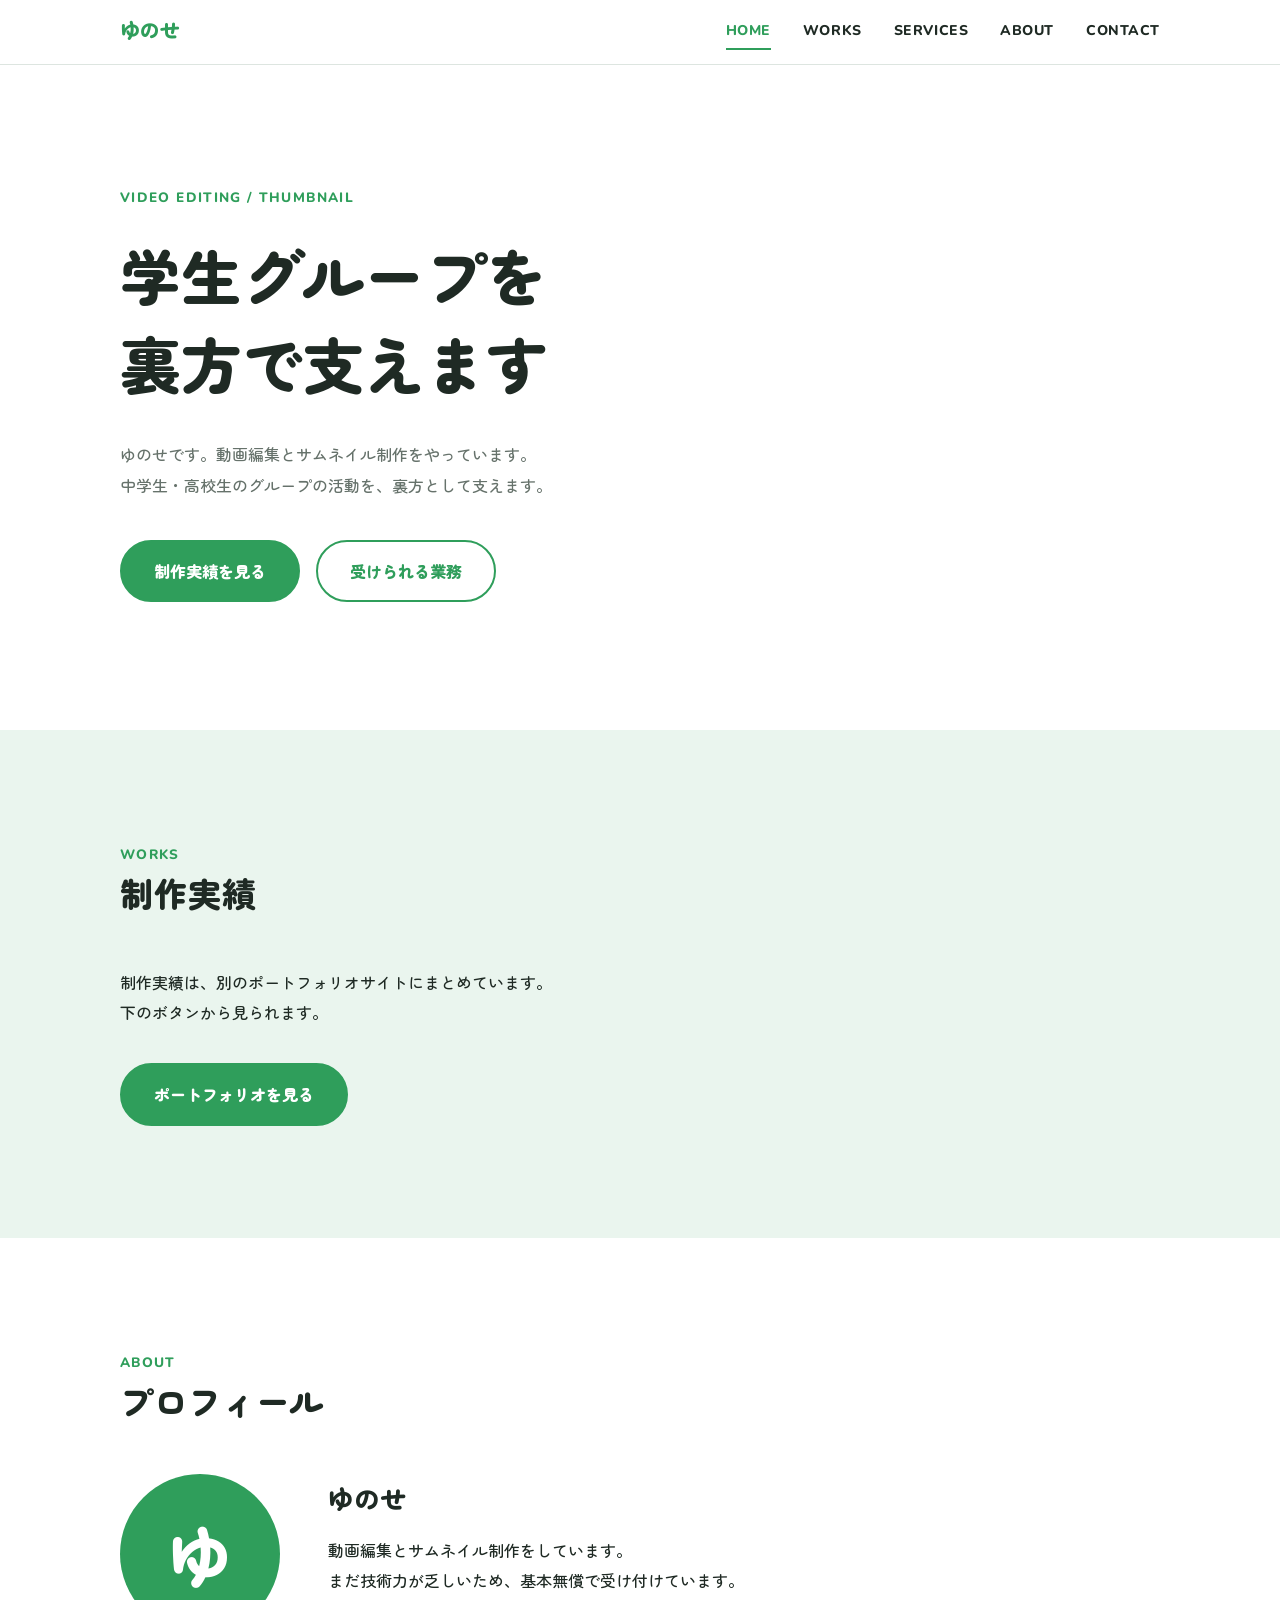
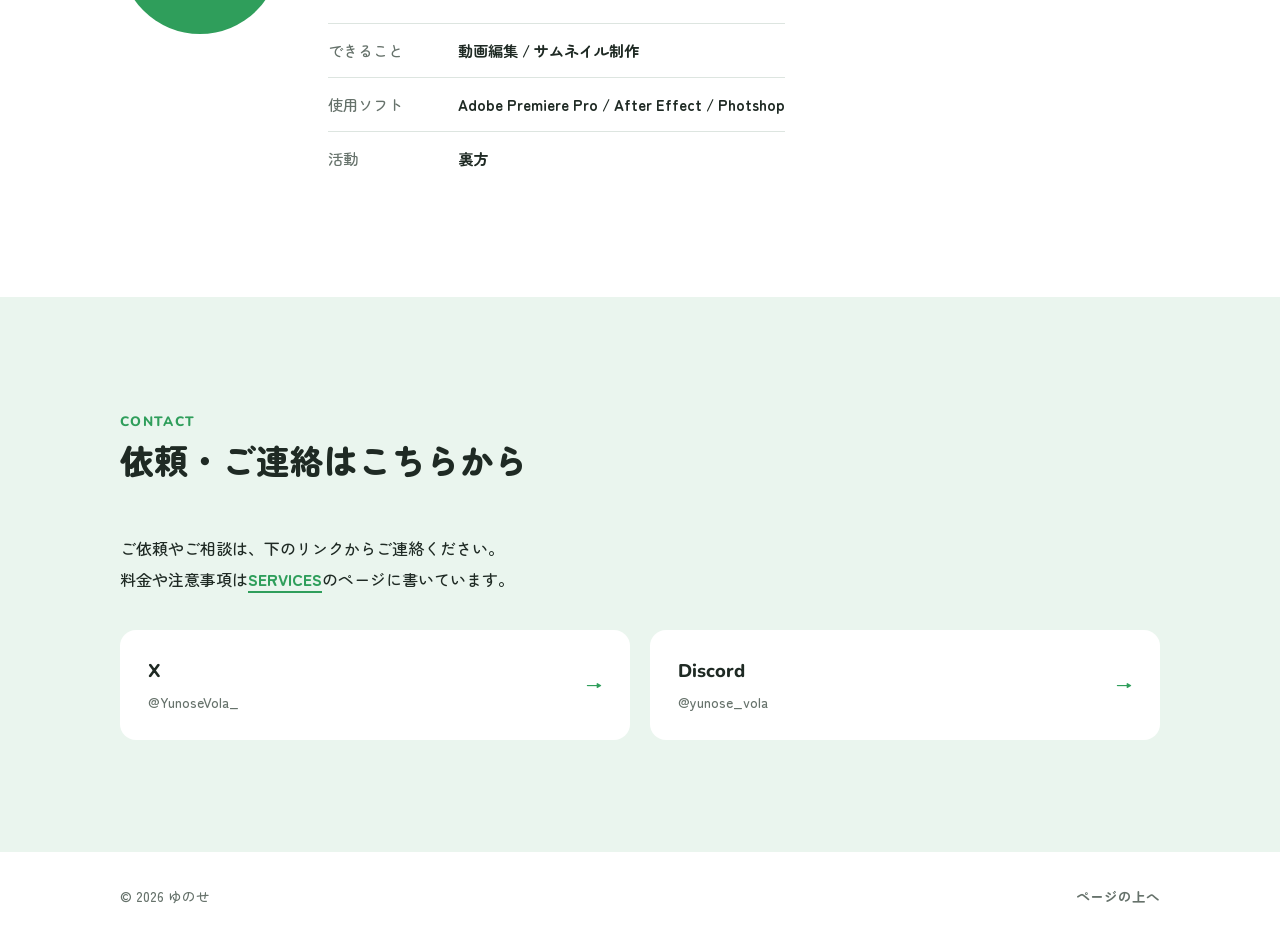
<file: index.html>
<!DOCTYPE html>
<html lang="ja">
<head>
  <meta charset="UTF-8">
  <meta name="viewport" content="width=device-width, initial-scale=1.0">
  <title>ゆのせ | 動画編集・サムネイル制作</title>
  <meta name="description" content="動画編集とサムネイル制作をしているゆのせのポートフォリオサイトです。">
  <link rel="preconnect" href="https://fonts.googleapis.com">
  <link rel="preconnect" href="https://fonts.gstatic.com" crossorigin>
  <link href="https://fonts.googleapis.com/css2?family=Nunito:wght@700;800&family=Zen+Maru+Gothic:wght@500;700;900&display=swap" rel="stylesheet">
  <link rel="stylesheet" href="style.css">
</head>
<body data-page="home">

  <header class="header" id="top">
    <div class="inner header-inner">
      <a href="#home" class="logo">ゆのせ</a>
      <button class="menu-btn" id="menuBtn" aria-label="メニューを開く" aria-expanded="false" aria-controls="nav">
        <span></span><span></span>
      </button>
      <nav class="nav" id="nav">
        <a href="#home">HOME</a>
        <a href="#works">WORKS</a>
        <a href="services.html">SERVICES</a>
        <a href="#about">ABOUT</a>
        <a href="#contact">CONTACT</a>
      </nav>
    </div>
  </header>

  <main>

    <!-- HOME -->
    <section class="hero" id="home">
      <div class="inner">
        <p class="hero-label">VIDEO EDITING / THUMBNAIL</p>
        <h1 class="hero-title">学生グループを<br>裏方で支えます</h1>
        <p class="hero-text">
          ゆのせです。動画編集とサムネイル制作をやっています。<br>
          中学生・高校生のグループの活動を、裏方として支えます。
        </p>
        <div class="hero-buttons">
          <a href="#works" class="btn btn-main">制作実績を見る</a>
          <a href="services.html" class="btn btn-sub">受けられる業務</a>
        </div>
      </div>
    </section>

    <!-- WORKS -->
<section class="section section-tint" id="works">
  <div class="inner">
    <div class="section-head">
      <p class="section-en">WORKS</p>
      <h2 class="section-title">制作実績</h2>
    </div>

    <p class="contact-lead">
      制作実績は、別のポートフォリオサイトにまとめています。<br>
      下のボタンから見られます。
    </p>

    <!-- href を自分のポートフォリオサイトのURLに書き換えてください -->
    <a href="https://www.foriio.com/yunosebora" class="btn btn-main" target="_blank" rel="noopener">ポートフォリオを見る</a>
  </div>
</section>

    <!-- ABOUT -->
    <section class="section" id="about">
      <div class="inner">
        <div class="section-head">
          <p class="section-en">ABOUT</p>
          <h2 class="section-title">プロフィール</h2>
        </div>

        <div class="about">
          <div class="about-icon" aria-hidden="true">ゆ</div>
          <div class="about-body">
            <h3 class="about-name">ゆのせ</h3>
            <p class="about-text">
              動画編集とサムネイル制作をしています。<br>
              まだ技術力が乏しいため、基本無償で受け付けています。
            </p>
            <dl class="about-list">
              <div><dt>できること</dt><dd>動画編集 / サムネイル制作</dd></div>
              <div><dt>使用ソフト</dt><dd>Adobe Premiere Pro / After Effect / Photshop</dd></div>
              <div><dt>活動</dt><dd>裏方</dd></div>
            </dl>
          </div>
        </div>
      </div>
    </section>

    <!-- CONTACT -->
    <section class="section section-tint" id="contact">
      <div class="inner">
        <div class="section-head">
          <p class="section-en">CONTACT</p>
          <h2 class="section-title">依頼・ご連絡はこちらから</h2>
        </div>

        <p class="contact-lead">
          ご依頼やご相談は、下のリンクからご連絡ください。<br>
          料金や注意事項は<a href="services.html" class="text-link">SERVICES</a>のページに書いています。
        </p>

        <!--
          リンク先を自分のものに書き換えてください。
          使わないものは <li> ごと消し、増やしたいときは <li> をコピーして追加します。
        -->
        <ul class="link-grid">
          <li>
            <a href="https://x.com/YunoseVola_" class="link-card" target="_blank" rel="noopener">
              <span class="link-card-name">X</span>
              <span class="link-card-id">@YunoseVola_</span>
            </a>
          </li>
          <li>
            <a href="https://discord.com/users/1350809927731511320" class="link-card" target="_blank" rel="noopener">
              <span class="link-card-name">Discord</span>
              <span class="link-card-id">@yunose_vola</span>
            </a>
          </li>
        </ul>
      </div>
    </section>

  </main>

  <footer class="footer">
    <div class="inner footer-inner">
      <p>&copy; <span id="year">2026</span> ゆのせ</p>
      <a href="#top" class="to-top">ページの上へ</a>
    </div>
  </footer>

  <script src="script.js"></script>
</body>
</html>
</file>
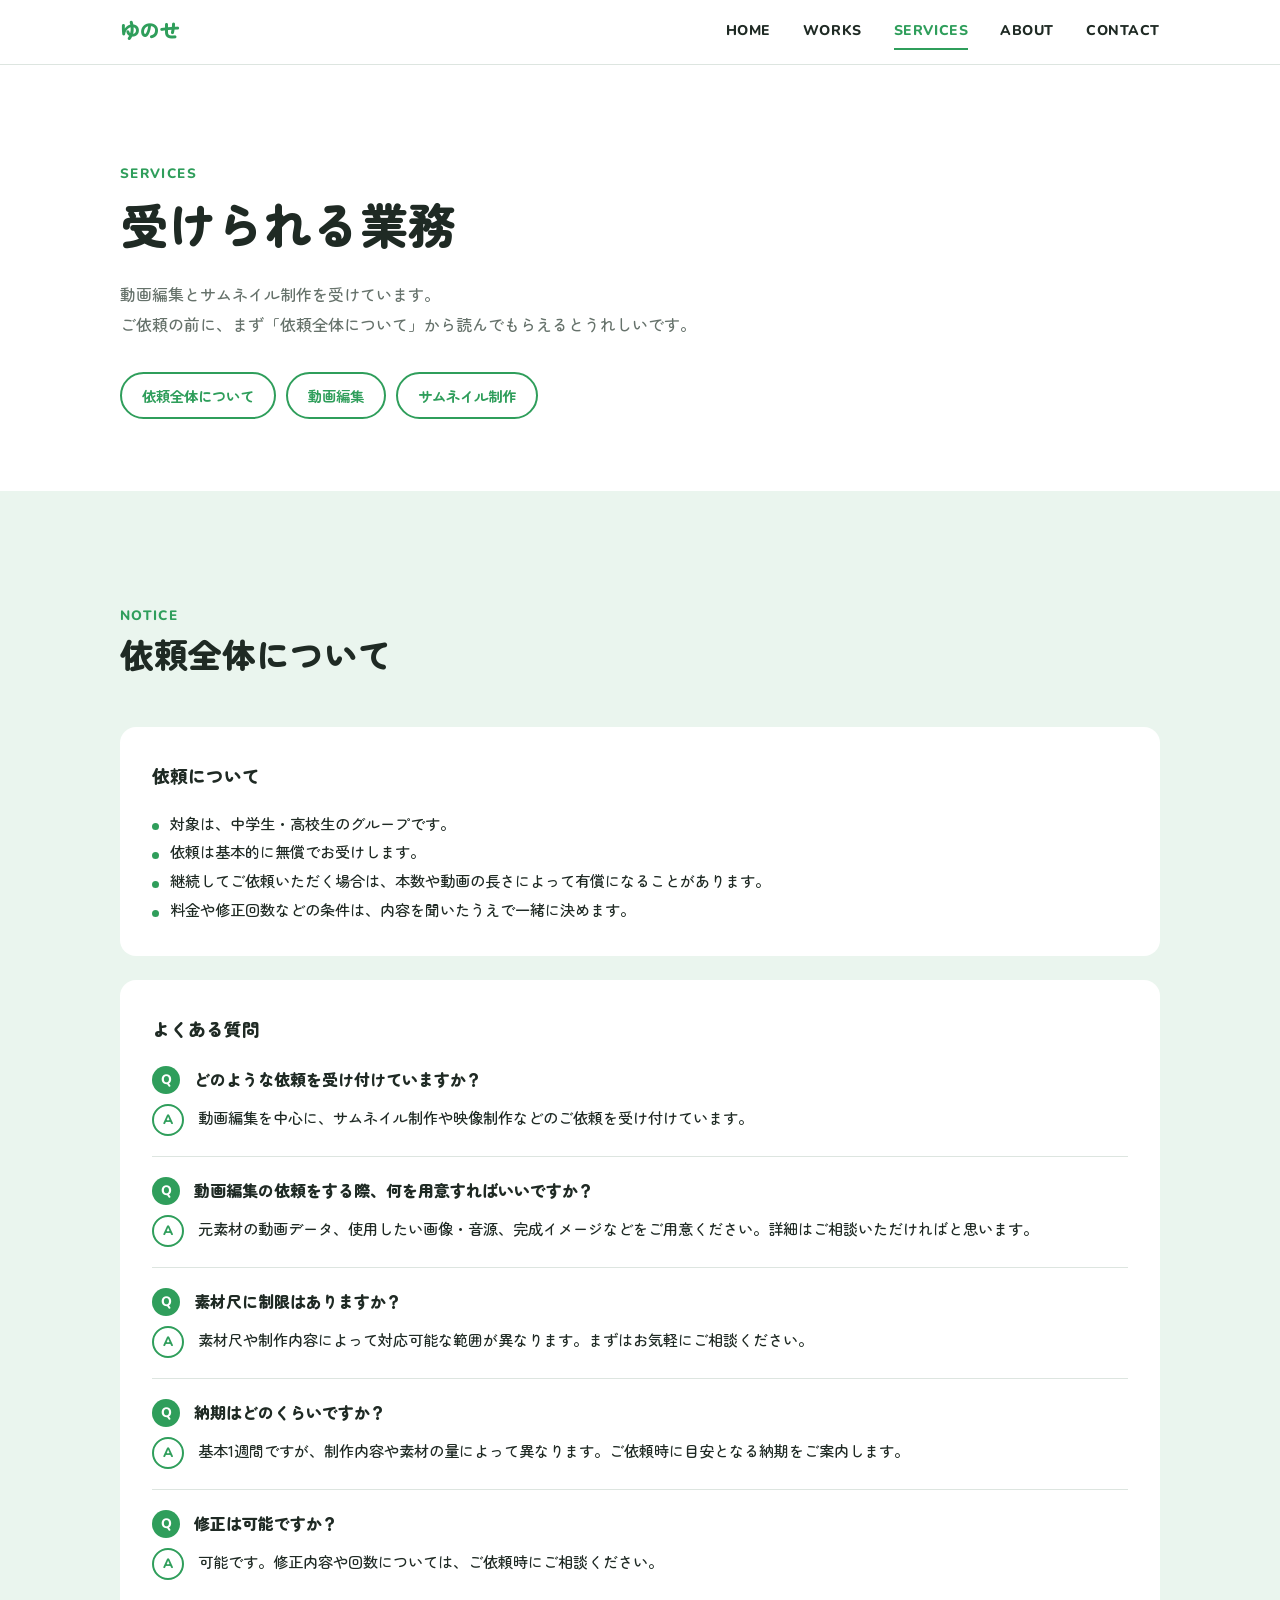
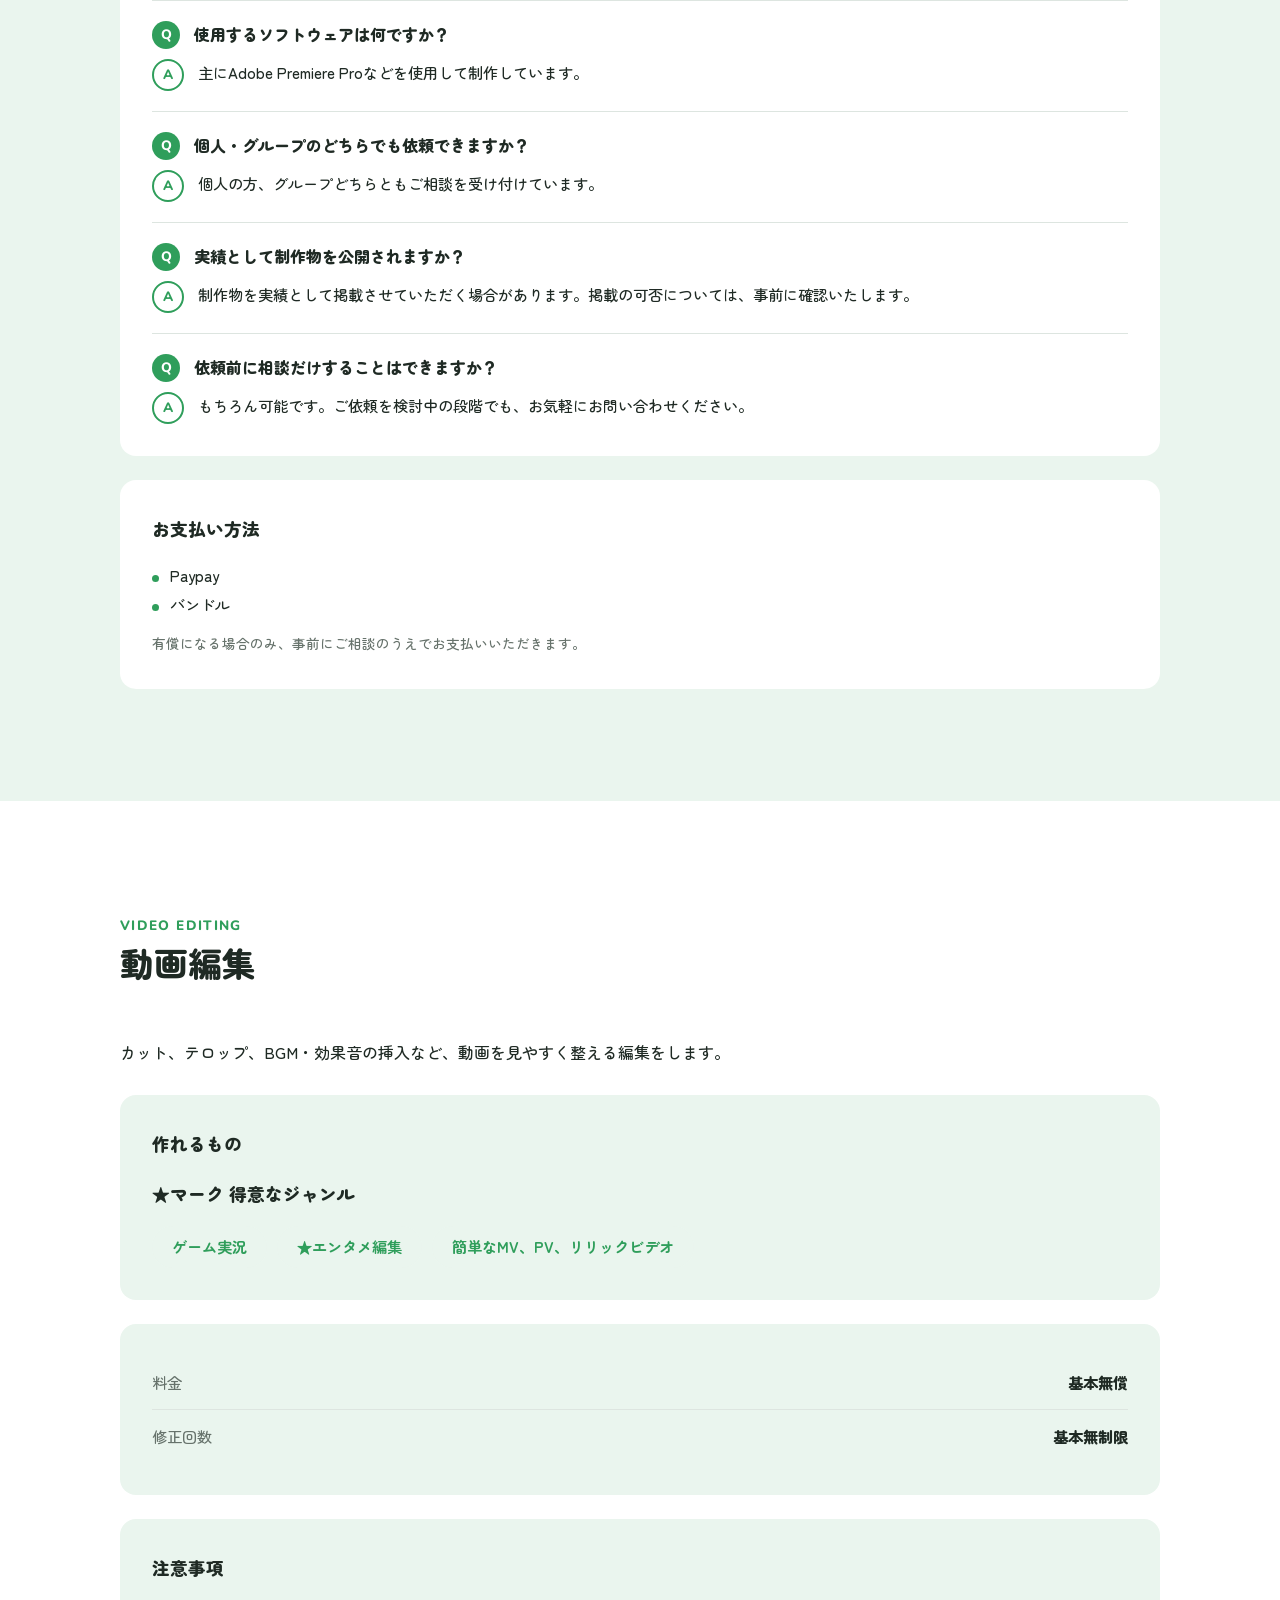
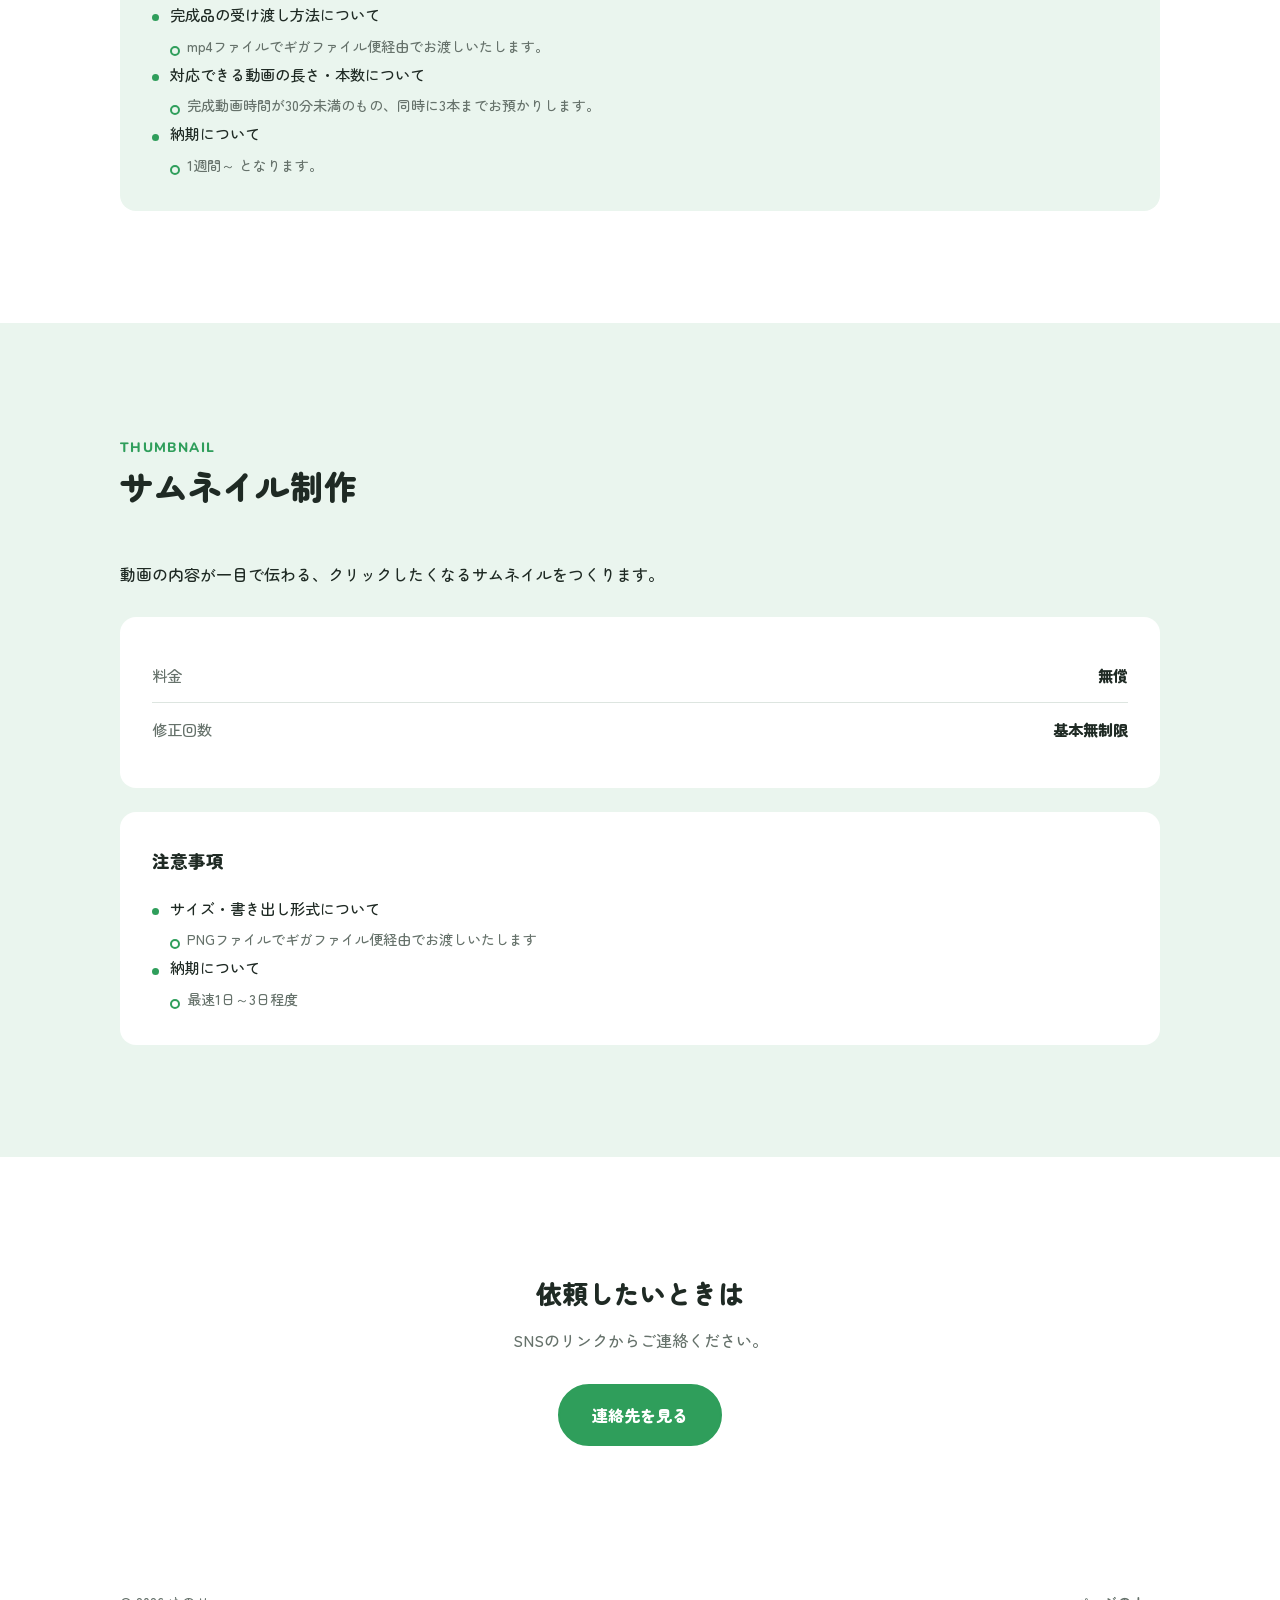
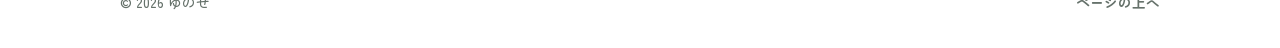
<file: services.html>
<!DOCTYPE html>
<html lang="ja">
<head>
  <meta charset="UTF-8">
  <meta name="viewport" content="width=device-width, initial-scale=1.0">
  <title>SERVICES | ゆのせ</title>
  <meta name="description" content="ゆのせが受けられる業務（動画編集・サムネイル制作）と、ご依頼にあたっての注意事項です。">
  <link rel="preconnect" href="https://fonts.googleapis.com">
  <link rel="preconnect" href="https://fonts.gstatic.com" crossorigin>
  <link href="https://fonts.googleapis.com/css2?family=Nunito:wght@700;800&family=Zen+Maru+Gothic:wght@500;700;900&display=swap" rel="stylesheet">
  <link rel="stylesheet" href="style.css">
</head>
<body data-page="services">

  <header class="header" id="top">
    <div class="inner header-inner">
      <a href="index.html#home" class="logo">ゆのせ</a>
      <button class="menu-btn" id="menuBtn" aria-label="メニューを開く" aria-expanded="false" aria-controls="nav">
        <span></span><span></span>
      </button>
      <nav class="nav" id="nav">
        <a href="index.html#home">HOME</a>
        <a href="index.html#works">WORKS</a>
        <a href="services.html" class="is-current">SERVICES</a>
        <a href="index.html#about">ABOUT</a>
        <a href="index.html#contact">CONTACT</a>
      </nav>
    </div>
  </header>

  <main>

    <!-- ページ冒頭 -->
    <section class="page-hero">
      <div class="inner">
        <p class="section-en">SERVICES</p>
        <h1 class="page-title">受けられる業務</h1>
        <p class="page-text">
          動画編集とサムネイル制作を受けています。<br>
          ご依頼の前に、まず「依頼全体について」から読んでもらえるとうれしいです。
        </p>
        <div class="chips">
          <a href="#common" class="chip">依頼全体について</a>
          <a href="#video" class="chip">動画編集</a>
          <a href="#thumbnail" class="chip">サムネイル制作</a>
        </div>
      </div>
    </section>

    <!-- 依頼全体 -->
    <section class="section section-tint" id="common">
      <div class="inner">
        <div class="section-head">
          <p class="section-en">NOTICE</p>
          <h2 class="section-title">依頼全体について</h2>
        </div>

        <div class="box">
          <h3 class="box-title">依頼について</h3>
          <ul class="dot-list">
            <li>対象は、中学生・高校生のグループです。</li>
            <li>依頼は基本的に無償でお受けします。</li>
            <li>継続してご依頼いただく場合は、本数や動画の長さによって有償になることがあります。</li>
            <li>料金や修正回数などの条件は、内容を聞いたうえで一緒に決めます。</li>
          </ul>
        </div>

<div class="box">
  <h3 class="box-title">よくある質問</h3>

  <div class="faq-item">
    <h4 class="faq-q">どのような依頼を受け付けていますか？</h4>
    <p class="faq-a">動画編集を中心に、サムネイル制作や映像制作などのご依頼を受け付けています。</p>
  </div>

  <div class="faq-item">
    <h4 class="faq-q">動画編集の依頼をする際、何を用意すればいいですか？</h4>
    <p class="faq-a">元素材の動画データ、使用したい画像・音源、完成イメージなどをご用意ください。詳細はご相談いただければと思います。</p>
  </div>

  <div class="faq-item">
    <h4 class="faq-q">素材尺に制限はありますか？</h4>
    <p class="faq-a">素材尺や制作内容によって対応可能な範囲が異なります。まずはお気軽にご相談ください。</p>
  </div>

  <div class="faq-item">
    <h4 class="faq-q">納期はどのくらいですか？</h4>
    <p class="faq-a">基本1週間ですが、制作内容や素材の量によって異なります。ご依頼時に目安となる納期をご案内します。</p>
  </div>

  <div class="faq-item">
    <h4 class="faq-q">修正は可能ですか？</h4>
    <p class="faq-a">可能です。修正内容や回数については、ご依頼時にご相談ください。</p>
  </div>

  <div class="faq-item">
    <h4 class="faq-q">使用するソフトウェアは何ですか？</h4>
    <p class="faq-a">主にAdobe Premiere Proなどを使用して制作しています。</p>
  </div>

  <div class="faq-item">
    <h4 class="faq-q">個人・グループのどちらでも依頼できますか？</h4>
    <p class="faq-a">個人の方、グループどちらともご相談を受け付けています。</p>
  </div>

  <div class="faq-item">
    <h4 class="faq-q">実績として制作物を公開されますか？</h4>
    <p class="faq-a">制作物を実績として掲載させていただく場合があります。掲載の可否については、事前に確認いたします。</p>
  </div>

  <div class="faq-item">
    <h4 class="faq-q">依頼前に相談だけすることはできますか？</h4>
    <p class="faq-a">もちろん可能です。ご依頼を検討中の段階でも、お気軽にお問い合わせください。</p>
  </div>
</div>

        <div class="box">
          <h3 class="box-title">お支払い方法</h3>
          <!-- 実際に使える方法に書き換えてください -->
          <ul class="dot-list">
            <li>Paypay</li>
            <li>バンドル</li>
          </ul>
          <p class="small-note">有償になる場合のみ、事前にご相談のうえでお支払いいただきます。</p>
        </div>
      </div>
    </section>

    <!-- 動画編集 -->
    <section class="section" id="video">
      <div class="inner">
        <div class="section-head">
          <p class="section-en">VIDEO EDITING</p>
          <h2 class="section-title">動画編集</h2>
        </div>

        <p class="detail-text">
          カット、テロップ、BGM・効果音の挿入など、動画を見やすく整える編集をします。
        </p>

        <div class="box">
          <h3 class="box-title">作れるもの</h3>
          <h6 class="box-title">★マーク 得意なジャンル</h6>
          <!-- 得意なジャンルに書き換えてください。増やしたいときは <li> をコピーして追加します -->
          <ul class="tags">
            <li class="tag">ゲーム実況</li>
            <li class="tag">★エンタメ編集</li>
            <li class="tag">簡単なMV、PV、リリックビデオ</li>
          </ul>
        </div>

        <dl class="info-list box">
          <div><dt>料金</dt><dd>基本無償</dd></div>
          <div><dt>修正回数</dt><dd>基本無制限</dd></div>
        </dl>

<div class="box">
  <h3 class="box-title">注意事項</h3>
  <!-- 動画編集だけの注意事項を、ここに1行ずつ書き足してください -->
  <ul class="dot-list">
    <li>完成品の受け渡し方法について
      <ul>
        <li>mp4ファイルでギガファイル便経由でお渡しいたします。</li>
      </ul>
    </li>
    <li>対応できる動画の長さ・本数について
      <ul>
        <li>完成動画時間が30分未満のもの、同時に3本までお預かりします。</li>
      </ul>
    </li>
        <li>納期について
      <ul>
        <li>1週間～ となります。</li>
      </ul>
  </ul>
</div>
      </div>
    </section>

    <!-- サムネイル制作 -->
    <section class="section section-tint" id="thumbnail">
      <div class="inner">
        <div class="section-head">
          <p class="section-en">THUMBNAIL</p>
          <h2 class="section-title">サムネイル制作</h2>
        </div>

        <p class="detail-text">
          動画の内容が一目で伝わる、クリックしたくなるサムネイルをつくります。
        </p>

        <dl class="info-list box">
          <div><dt>料金</dt><dd>無償</dd></div>
          <div><dt>修正回数</dt><dd>基本無制限</dd></div>
        </dl>

        <div class="box">
          <h3 class="box-title">注意事項</h3>
          <!-- サムネイル制作だけの注意事項を、ここに1行ずつ書き足してください -->
          <ul class="dot-list">
              <ul class="dot-list">
    <li>サイズ・書き出し形式について
      <ul>
        <li>PNGファイルでギガファイル便経由でお渡しいたします</li>
      </ul>
    </li>
    <li>納期について
      <ul>
        <li>最速1日～3日程度</li>
      </ul>
    </li>
  </ul>
          </ul>
        </div>
      </div>
    </section>

    <!-- 依頼への案内 -->
    <section class="section cta">
      <div class="inner">
        <h2 class="cta-title">依頼したいときは</h2>
        <p class="cta-text">SNSのリンクからご連絡ください。</p>
        <a href="index.html#contact" class="btn btn-main">連絡先を見る</a>
      </div>
    </section>

  </main>

  <footer class="footer">
    <div class="inner footer-inner">
      <p>&copy; <span id="year">2026</span> ゆのせ</p>
      <a href="#top" class="to-top">ページの上へ</a>
    </div>
  </footer>

  <script src="script.js"></script>
</body>
</html>
</file>
<file: style.css>
:root {
  --green: #2f9e5b;
  --green-dark: #237a46;
  --green-light: #eaf5ee;
  --text: #1f2a24;
  --text-sub: #66726b;
  --line: #dde5e0;
  --bg: #ffffff;
  --radius: 16px;
  --radius-sm: 10px;
  --font-head: "Nunito", "Zen Maru Gothic", "Hiragino Maru Gothic ProN", sans-serif;
  --font-body: "Zen Maru Gothic", "Hiragino Maru Gothic ProN", "Meiryo", sans-serif;
}

* {
  box-sizing: border-box;
  margin: 0;
  padding: 0;
}

html {
  scroll-behavior: smooth;
  scroll-padding-top: 80px;
}

body {
  font-family: var(--font-body);
  font-weight: 500;
  color: var(--text);
  background: var(--bg);
  line-height: 1.9;
  -webkit-font-smoothing: antialiased;
}

img {
  max-width: 100%;
  display: block;
}

ul {
  list-style: none;
}

a {
  color: inherit;
  text-decoration: none;
}

.inner {
  width: min(1040px, 100% - 48px);
  margin-inline: auto;
}

.text-link {
  color: var(--green);
  font-weight: 900;
  border-bottom: 2px solid var(--green);
  transition: opacity 0.2s;
}

.text-link:hover {
  opacity: 0.7;
}

/* ---------- Header ---------- */
.header {
  position: sticky;
  top: 0;
  z-index: 10;
  background: rgba(255, 255, 255, 0.94);
  border-bottom: 1px solid var(--line);
}

.header-inner {
  display: flex;
  align-items: center;
  justify-content: space-between;
  height: 64px;
}

.logo {
  font-family: var(--font-head);
  font-weight: 900;
  font-size: 1.25rem;
  color: var(--green);
}

.nav {
  display: flex;
  gap: 32px;
}

.nav a {
  font-family: var(--font-head);
  font-weight: 800;
  font-size: 0.88rem;
  letter-spacing: 0.04em;
  padding: 4px 0;
  border-bottom: 2px solid transparent;
  transition: color 0.2s, border-color 0.2s;
}

.nav a:hover,
.nav a.is-current {
  color: var(--green);
  border-color: var(--green);
}

.menu-btn {
  display: none;
  width: 40px;
  height: 40px;
  background: none;
  border: none;
  cursor: pointer;
  position: relative;
}

.menu-btn span {
  position: absolute;
  left: 9px;
  right: 9px;
  height: 3px;
  border-radius: 2px;
  background: var(--text);
  transition: transform 0.2s, top 0.2s;
}

.menu-btn span:nth-child(1) { top: 15px; }
.menu-btn span:nth-child(2) { top: 24px; }

.menu-btn[aria-expanded="true"] span:nth-child(1) {
  top: 19px;
  transform: rotate(45deg);
}

.menu-btn[aria-expanded="true"] span:nth-child(2) {
  top: 19px;
  transform: rotate(-45deg);
}

/* ---------- Hero ---------- */
.hero {
  padding: 120px 0 128px;
}

.hero-label {
  font-family: var(--font-head);
  font-weight: 800;
  font-size: 0.85rem;
  letter-spacing: 0.1em;
  color: var(--green);
  margin-bottom: 20px;
}

.hero-title {
  font-weight: 900;
  font-size: clamp(2.2rem, 6.5vw, 3.8rem);
  line-height: 1.45;
  margin-bottom: 32px;
}

.hero-text {
  color: var(--text-sub);
  margin-bottom: 40px;
}

.hero-buttons {
  display: flex;
  flex-wrap: wrap;
  gap: 16px;
}

/* ---------- Button ---------- */
.btn {
  display: inline-block;
  font-family: var(--font-body);
  font-weight: 900;
  font-size: 1rem;
  padding: 14px 32px;
  border-radius: 999px;
  border: 2px solid var(--green);
  cursor: pointer;
  transition: background 0.2s, color 0.2s, transform 0.2s;
}

.btn:hover {
  transform: translateY(-2px);
}

.btn-main {
  background: var(--green);
  color: #fff;
}

.btn-main:hover {
  background: var(--green-dark);
  border-color: var(--green-dark);
}

.btn-sub {
  background: #fff;
  color: var(--green);
}

.btn-sub:hover {
  background: var(--green-light);
}

/* ---------- Section ---------- */
.section {
  padding: 112px 0;
}

.section-tint {
  background: var(--green-light);
}

.section-head {
  margin-bottom: 48px;
}

.section-en {
  font-family: var(--font-head);
  font-weight: 800;
  font-size: 0.85rem;
  letter-spacing: 0.1em;
  color: var(--green);
}

.section-title {
  font-weight: 900;
  font-size: clamp(1.6rem, 4vw, 2.1rem);
  line-height: 1.5;
}

/* ---------- Works ---------- */
.filter {
  display: flex;
  flex-wrap: wrap;
  gap: 10px;
  margin-bottom: 36px;
}

.filter-btn,
.chip {
  font-family: var(--font-body);
  font-weight: 700;
  font-size: 0.9rem;
  padding: 8px 20px;
  border-radius: 999px;
  border: 2px solid var(--line);
  background: #fff;
  color: var(--text);
  cursor: pointer;
  transition: border-color 0.2s, color 0.2s, background 0.2s;
}

.filter-btn:hover,
.chip:hover {
  border-color: var(--green);
  color: var(--green);
}

.filter-btn.is-active {
  background: var(--green);
  border-color: var(--green);
  color: #fff;
}

.works-grid {
  display: grid;
  grid-template-columns: repeat(3, 1fr);
  gap: 40px 28px;
}

.work.is-hidden {
  display: none;
}

.work-thumb {
  aspect-ratio: 16 / 9;
  border-radius: var(--radius);
  background: #fff;
  display: grid;
  place-items: center;
  overflow: hidden;
  margin-bottom: 16px;
  transition: transform 0.25s;
}

.work-thumb span {
  font-family: var(--font-head);
  font-weight: 800;
  color: #b7d3c2;
  font-size: 1.1rem;
}

.work-thumb img {
  width: 100%;
  height: 100%;
  object-fit: cover;
}

.work-link:hover .work-thumb {
  transform: translateY(-4px);
}

.work-tag {
  font-size: 0.78rem;
  font-weight: 900;
  color: var(--green);
  line-height: 1.4;
  margin-bottom: 4px;
}

.work-title {
  font-size: 1.05rem;
  font-weight: 900;
  line-height: 1.5;
}

.work-desc {
  font-size: 0.88rem;
  color: var(--text-sub);
  line-height: 1.7;
}

/* ---------- Box (共通の囲み) ---------- */
.box {
  background: var(--green-light);
  border-radius: var(--radius);
  padding: 32px;
  margin-bottom: 24px;
}

.section-tint .box {
  background: #fff;
}

.box:last-child {
  margin-bottom: 0;
}

.box-title {
  font-weight: 900;
  font-size: 1.1rem;
  margin-bottom: 16px;
}

.dot-list li {
  position: relative;
  padding-left: 1.2em;
  font-size: 0.95rem;
}

.dot-list li::before {
  content: "";
  position: absolute;
  left: 0;
  top: 0.95em;
  width: 7px;
  height: 7px;
  border-radius: 50%;
  background: var(--green);
}

.dot-list li ul {
  margin-top: 4px;
}

.dot-list li li {
  font-size: 0.88rem;
  color: var(--text-sub);
}

.dot-list li li::before {
  top: 0.9em;
  width: 6px;
  height: 6px;
  background: transparent;
  border: 2px solid var(--green);
}

.dot-list li ul {
  margin-top: 4px;
}

.dot-list li li {
  font-size: 0.88rem;
  color: var(--text-sub);
}

.dot-list li li::before {
  top: 0.9em;
  width: 6px;
  height: 6px;
  background: transparent;
  border: 2px solid var(--green);
}

.small-note {
  margin-top: 12px;
  font-size: 0.85rem;
  color: var(--text-sub);
}

/* ---------- Services page ---------- */
.page-hero {
  padding: 96px 0 72px;
}

.page-title {
  font-weight: 900;
  font-size: clamp(2rem, 5.5vw, 3rem);
  line-height: 1.5;
  margin-bottom: 20px;
}

.page-text {
  color: var(--text-sub);
  margin-bottom: 32px;
}

.chips {
  display: flex;
  flex-wrap: wrap;
  gap: 10px;
}

.chip {
  border-color: var(--green);
  color: var(--green);
}

.detail-text {
  margin-bottom: 28px;
}

.info-list div {
  display: flex;
  justify-content: space-between;
  padding: 12px 0;
  border-top: 1px solid var(--line);
  font-size: 0.95rem;
}

.info-list div:first-child {
  border-top: none;
}

.info-list dt {
  color: var(--text-sub);
}

.info-list dd {
  font-weight: 900;
}

.cta {
  text-align: center;
}

.cta-title {
  font-weight: 900;
  font-size: 1.6rem;
  margin-bottom: 8px;
}

.cta-text {
  color: var(--text-sub);
  margin-bottom: 28px;
}

.tags {
  display: flex;
  flex-wrap: wrap;
  gap: 10px;
}

.tag {
  font-weight: 700;
  font-size: 0.95rem;
  padding: 6px 18px;
  border-radius: 999px;
  background: #fff;
  border: 2px solid var(--green);
  color: var(--green);
  line-height: 1.7;
}

.section:not(.section-tint) .tag {
  background: var(--green-light);
  border-color: transparent;
}

.faq-item {
  padding: 20px 0;
  border-top: 1px solid var(--line);
}

.faq-item:first-of-type {
  border-top: none;
  padding-top: 4px;
}

.faq-item:last-child {
  padding-bottom: 0;
}

.faq-q,
.faq-a {
  display: flex;
  gap: 14px;
}

.faq-q {
  font-size: 1rem;
  font-weight: 900;
  line-height: 1.7;
}

.faq-a {
  margin-top: 10px;
  font-size: 0.95rem;
  line-height: 1.8;
}

.faq-q::before,
.faq-a::before {
  flex: none;
  width: 28px;
  height: 28px;
  display: grid;
  place-items: center;
  border-radius: 50%;
  font-family: var(--font-head);
  font-weight: 800;
  font-size: 0.85rem;
  line-height: 1;
}

.faq-q::before {
  content: "Q";
  background: var(--green);
  color: #fff;
}

.faq-a::before {
  content: "A";
  background: #fff;
  border: 2px solid var(--green);
  color: var(--green);
}

/* ---------- About ---------- */
.about {
  display: flex;
  gap: 48px;
  align-items: flex-start;
}

.about-icon {
  flex: none;
  width: 160px;
  height: 160px;
  border-radius: 50%;
  background: var(--green);
  color: #fff;
  font-weight: 900;
  font-size: 4rem;
  display: grid;
  place-items: center;
}

.about-name {
  font-weight: 900;
  font-size: 1.6rem;
  margin-bottom: 12px;
}

.about-text {
  margin-bottom: 28px;
}

.about-list div {
  display: flex;
  gap: 24px;
  padding: 12px 0;
  border-top: 1px solid var(--line);
  font-size: 0.95rem;
}

.about-list dt {
  flex: none;
  width: 7em;
  color: var(--text-sub);
}

.about-list dd {
  font-weight: 700;
}

/* ---------- Contact ---------- */
.contact-lead {
  margin-bottom: 36px;
}

.link-grid {
  display: grid;
  grid-template-columns: repeat(auto-fit, minmax(240px, 1fr));
  gap: 20px;
}

.link-card {
  display: flex;
  flex-direction: column;
  position: relative;
  background: #fff;
  border-radius: var(--radius);
  padding: 24px 56px 24px 28px;
  transition: transform 0.2s;
}

.link-card::after {
  content: "→";
  position: absolute;
  right: 28px;
  top: 50%;
  transform: translateY(-50%);
  font-weight: 900;
  color: var(--green);
}

.link-card:hover {
  transform: translateY(-3px);
}

.link-card-name {
  font-family: var(--font-head);
  font-weight: 800;
  font-size: 1.15rem;
}

.link-card-id {
  font-size: 0.88rem;
  color: var(--text-sub);
  word-break: break-all;
}

/* ---------- Footer ---------- */
.footer {
  padding: 32px 0;
  font-size: 0.85rem;
  color: var(--text-sub);
}

.footer-inner {
  display: flex;
  justify-content: space-between;
  align-items: center;
}

.to-top {
  font-weight: 700;
  transition: color 0.2s;
}

.to-top:hover {
  color: var(--green);
}

/* ---------- Responsive ---------- */
@media (max-width: 860px) {
  .works-grid {
    grid-template-columns: repeat(2, 1fr);
  }
}

@media (max-width: 680px) {
  .menu-btn {
    display: block;
  }

  .nav {
    position: absolute;
    top: 64px;
    left: 0;
    right: 0;
    flex-direction: column;
    gap: 0;
    background: #fff;
    border-bottom: 1px solid var(--line);
    padding: 8px 24px 16px;
    display: none;
  }

  .nav.is-open {
    display: flex;
  }

  .nav a {
    padding: 14px 0;
    border-bottom: 1px solid var(--line);
  }

  .hero {
    padding: 80px 0 88px;
  }

  .page-hero {
    padding: 72px 0 56px;
  }

  .section {
    padding: 80px 0;
  }

  .works-grid {
    grid-template-columns: 1fr;
  }

  .about {
    flex-direction: column;
    gap: 28px;
  }

  .about-icon {
    width: 120px;
    height: 120px;
    font-size: 3rem;
  }

  .about-list div {
    flex-direction: column;
    gap: 0;
  }

  .box {
    padding: 24px 20px;
  }
}

@media (prefers-reduced-motion: reduce) {
  html {
    scroll-behavior: auto;
  }

  * {
    transition: none !important;
  }
}
</file>
